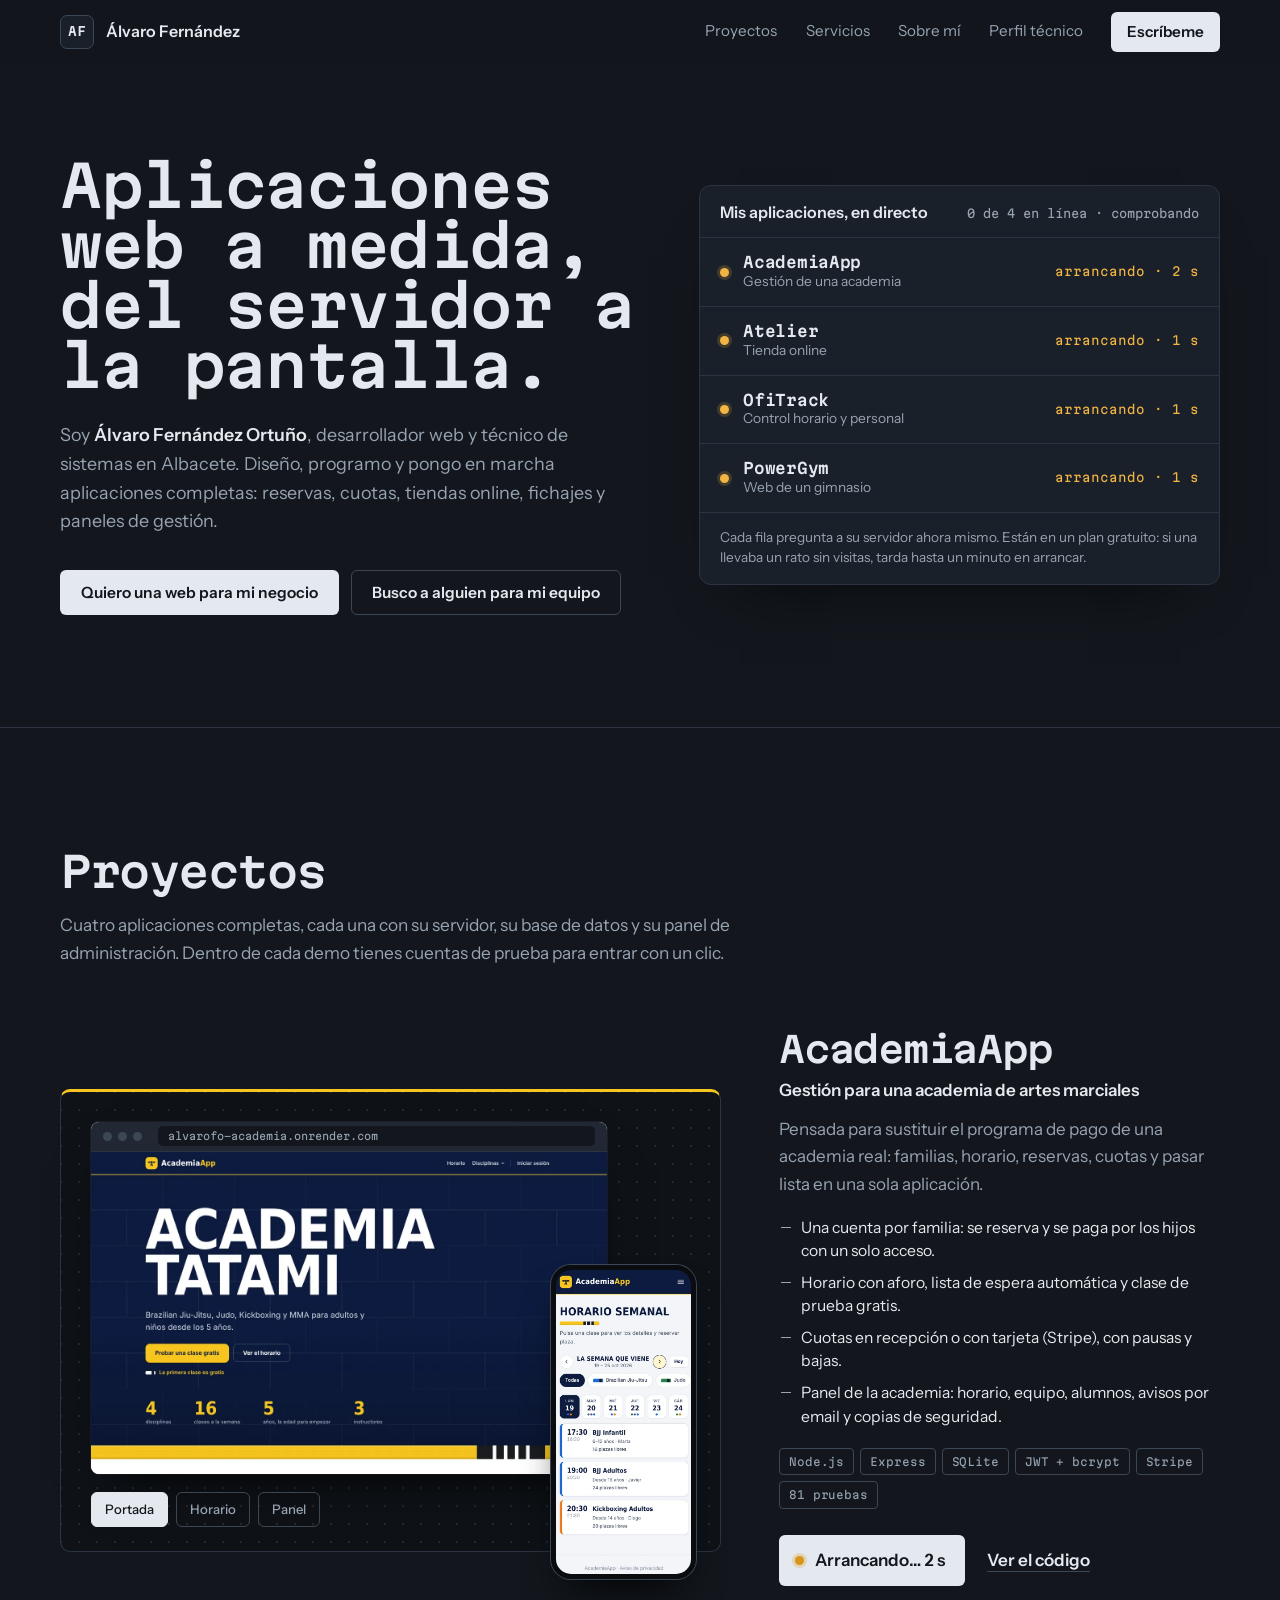
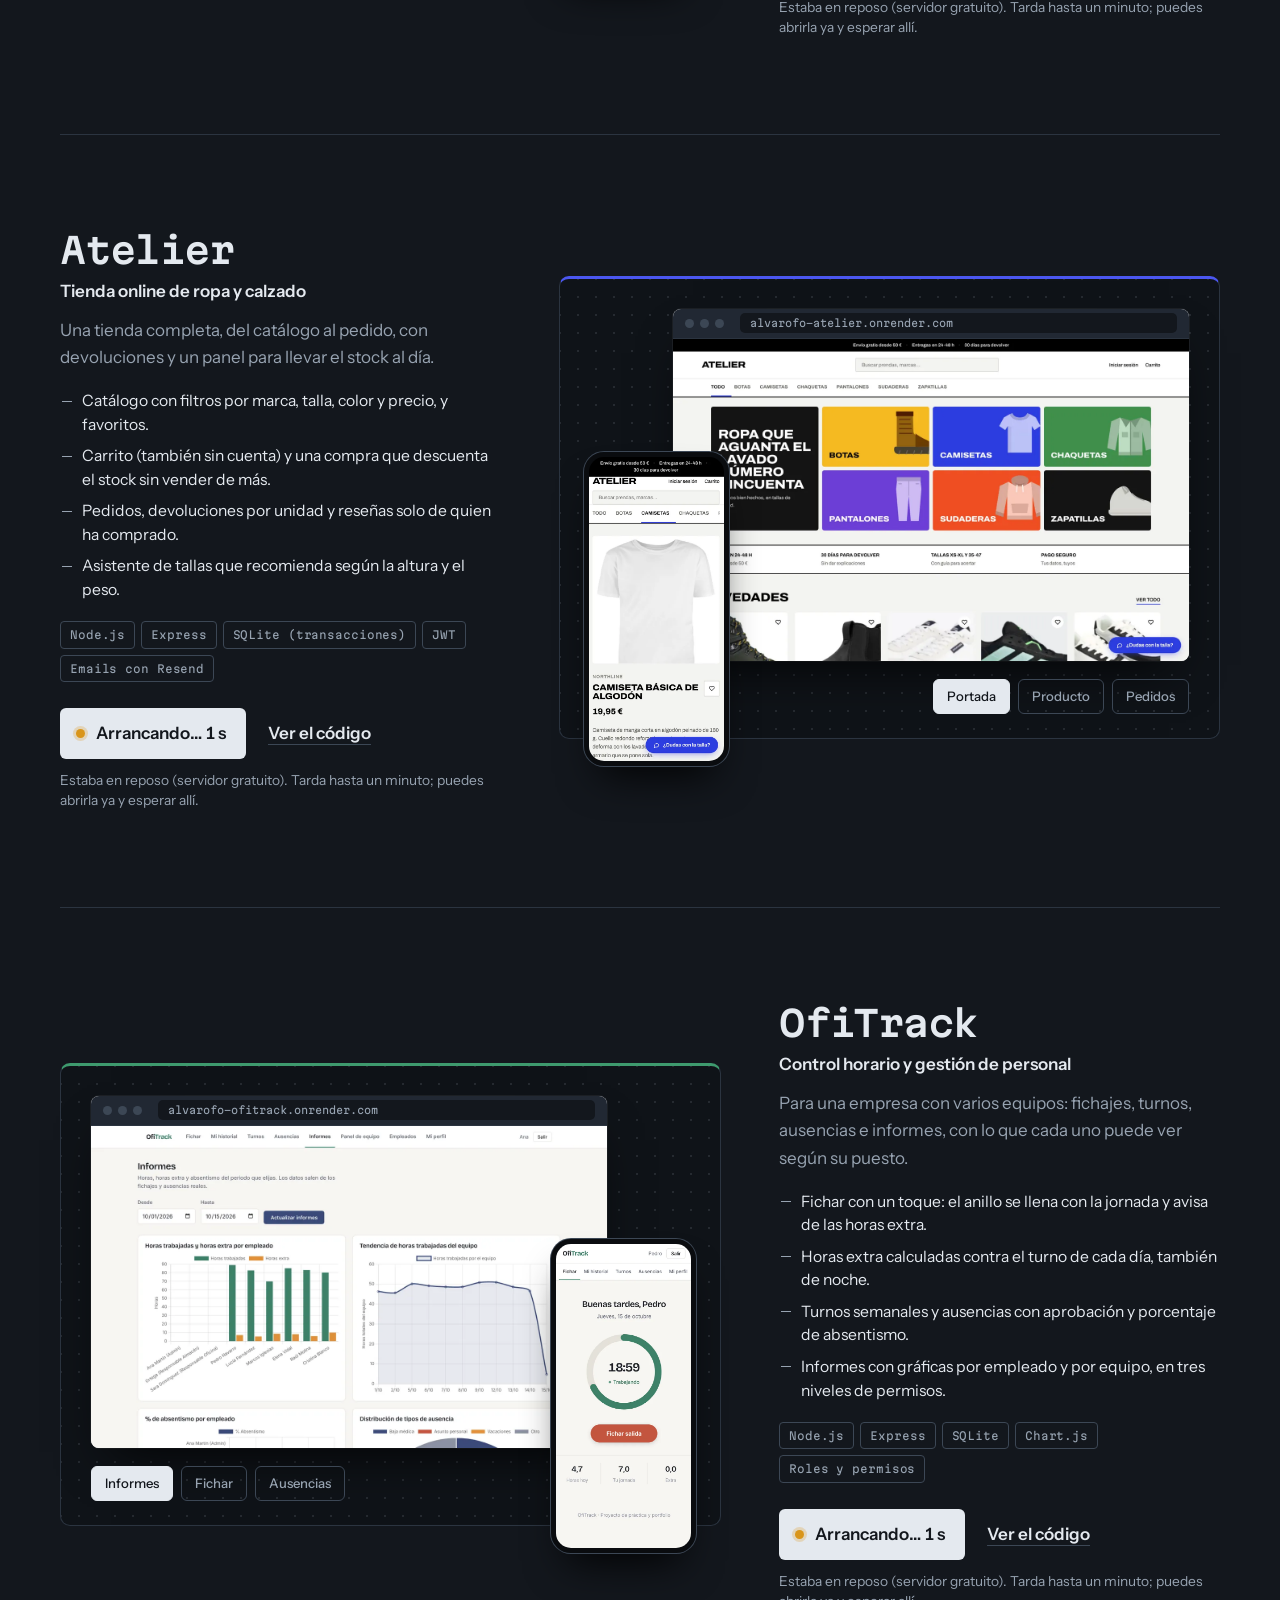
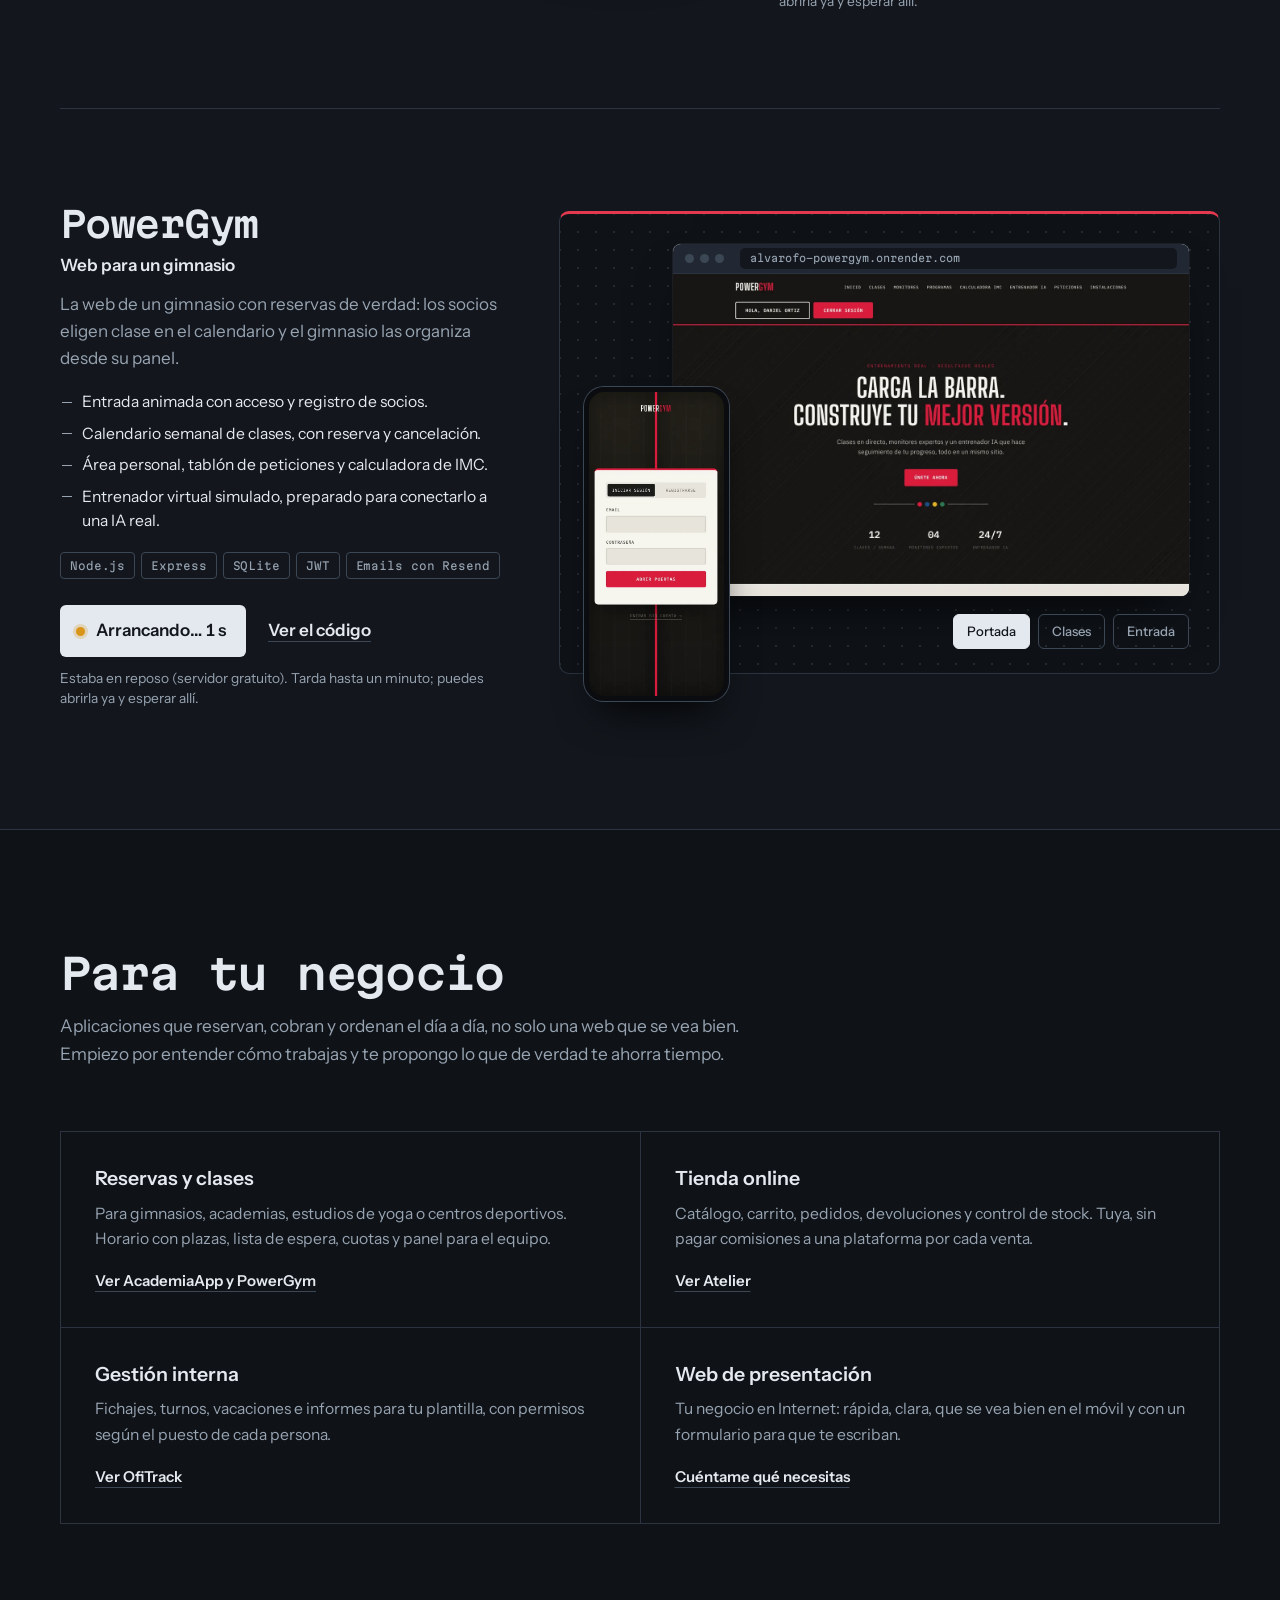
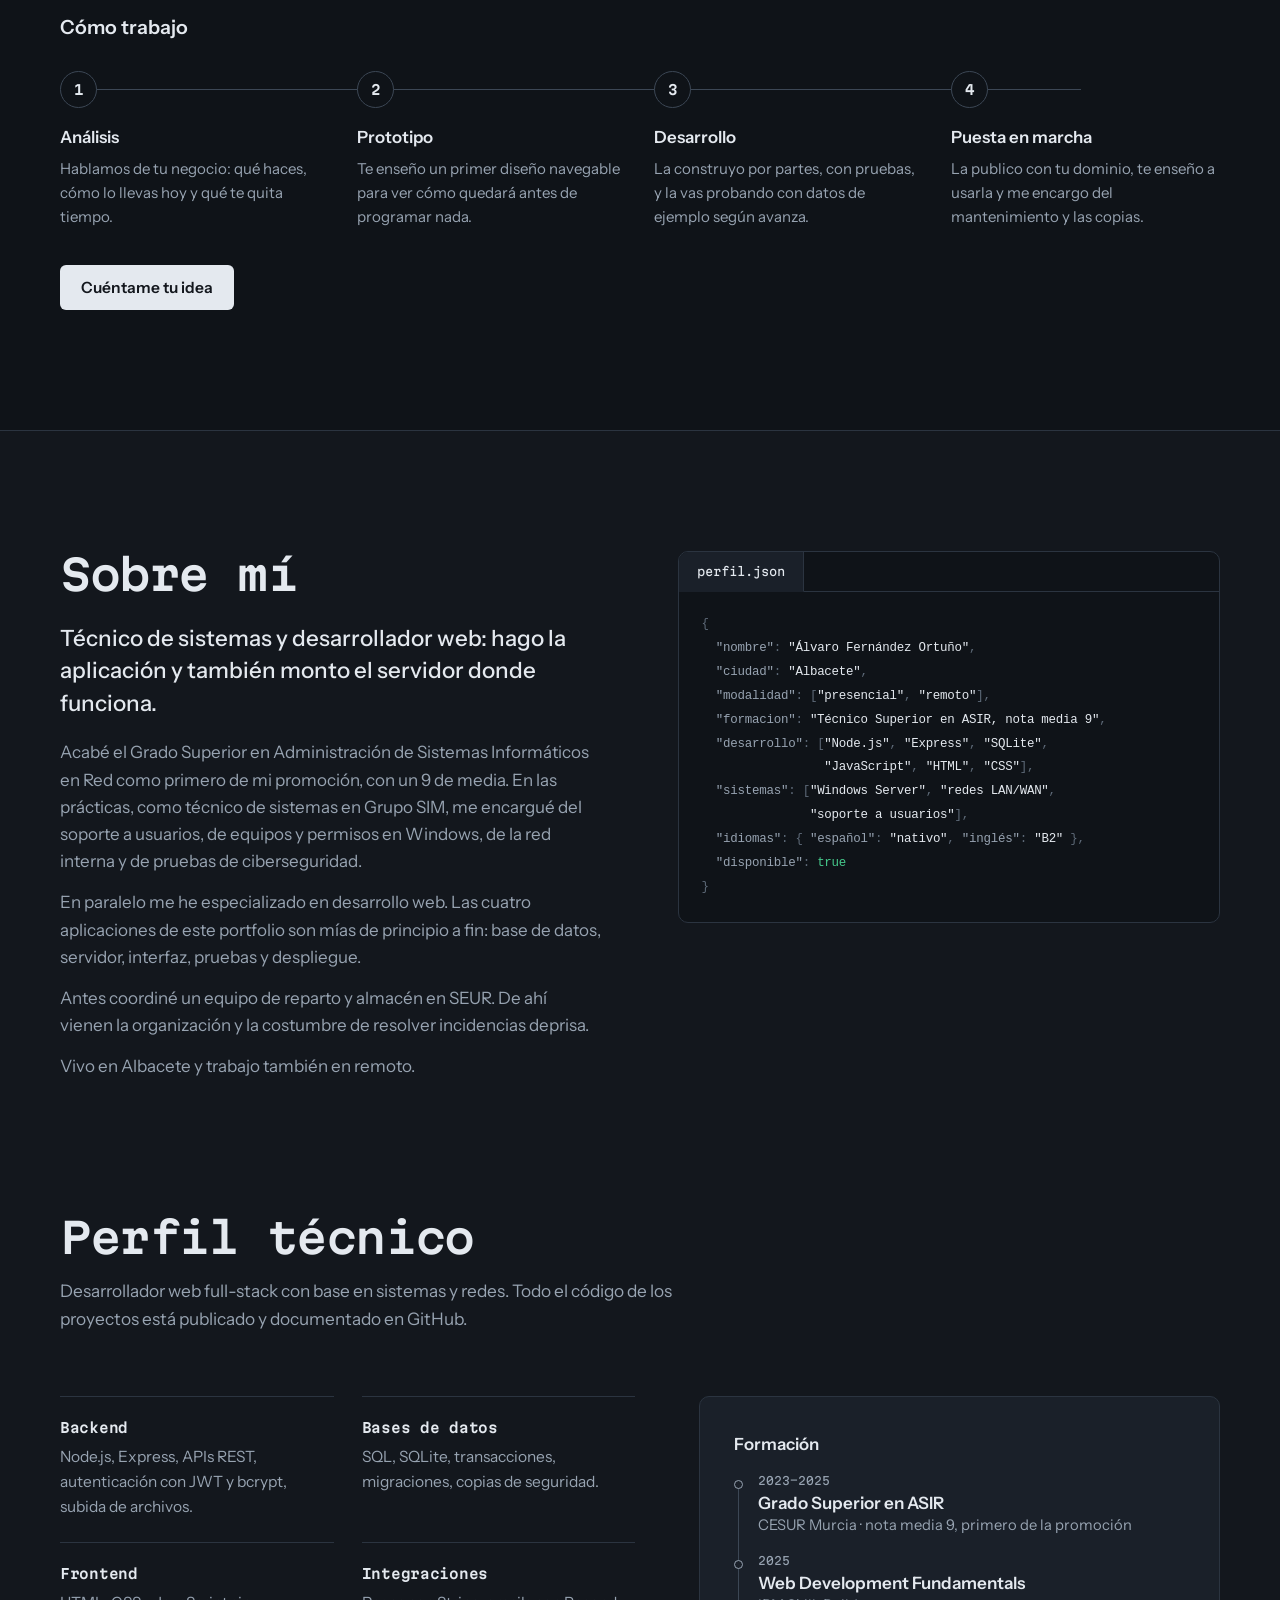
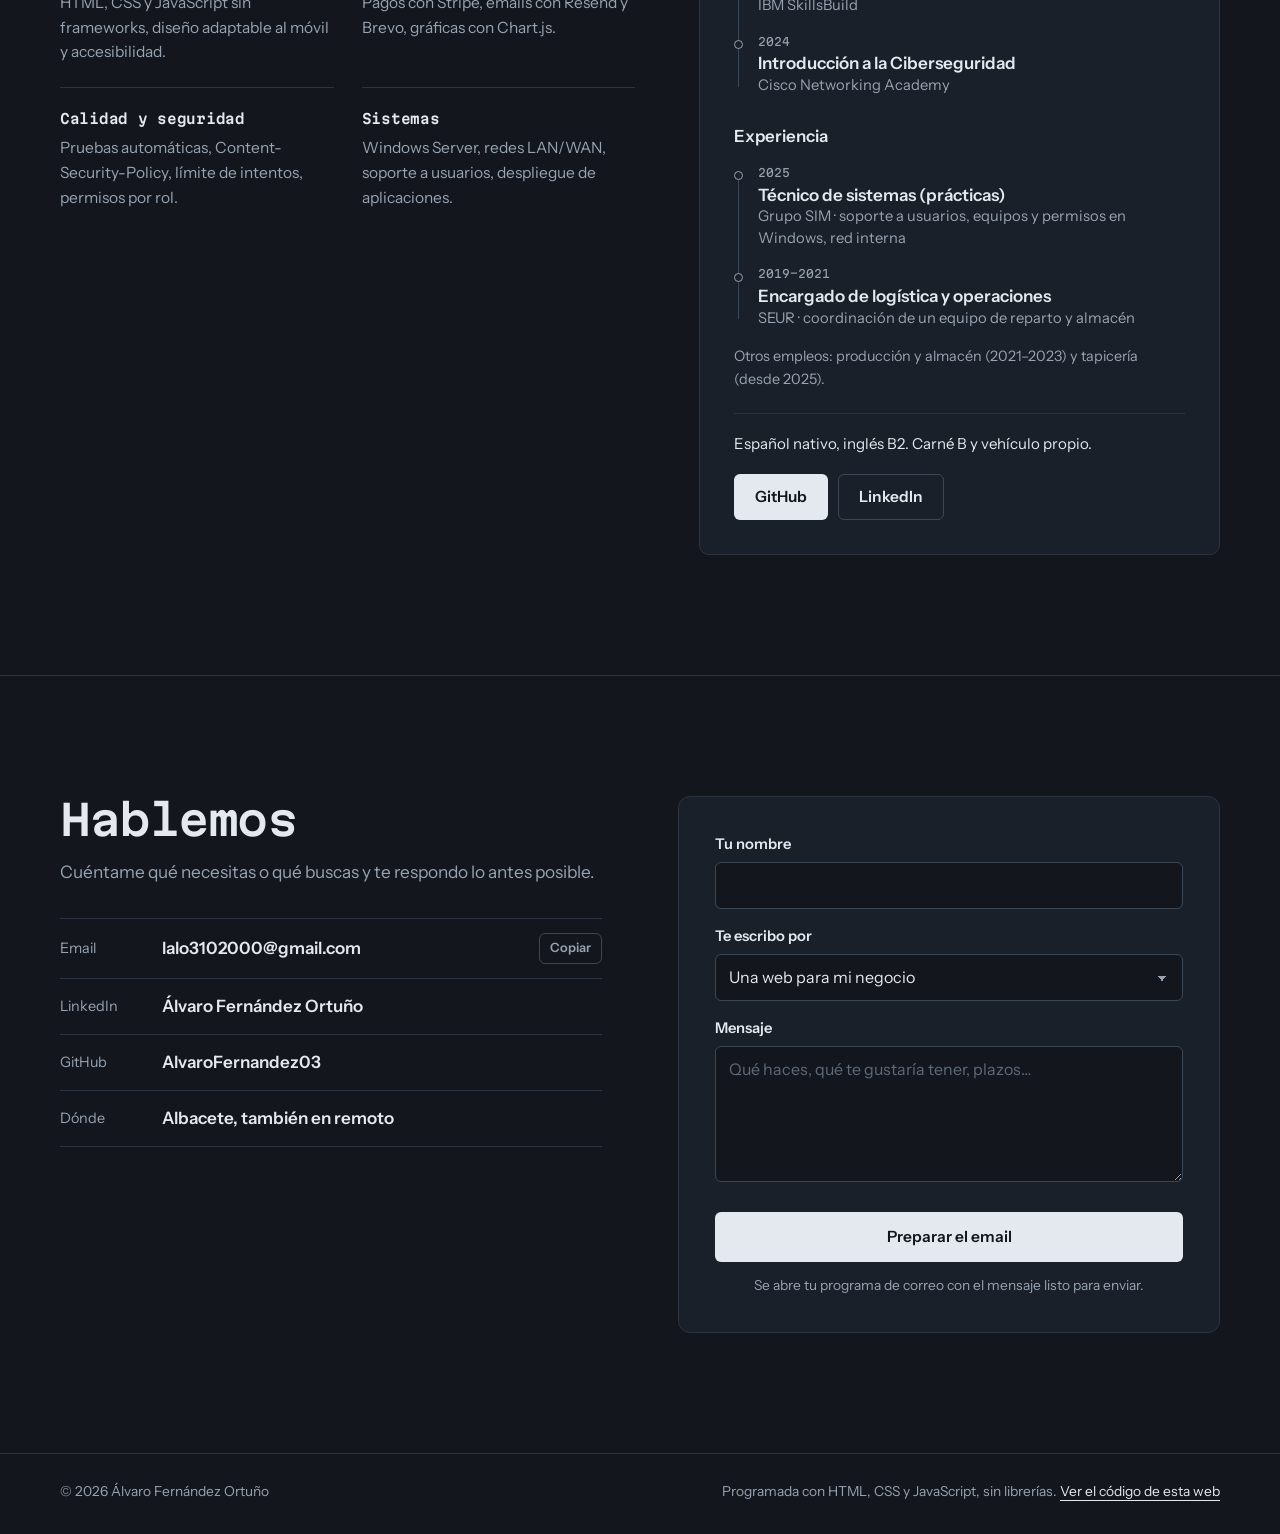
<file: index.html>
<!DOCTYPE html>
<html lang="es">
<head>
<meta charset="UTF-8">
<meta name="viewport" content="width=device-width, initial-scale=1.0">
<title>Álvaro Fernández Ortuño · Desarrollo web y sistemas</title>
<meta name="description" content="Desarrollador web full-stack y técnico de sistemas en Albacete. Aplicaciones a medida con reservas, cuotas, tienda online y gestión de personal. Prueba mis proyectos en vivo.">
<meta name="author" content="Álvaro Fernández Ortuño">
<meta name="theme-color" content="#13171D">
<meta name="color-scheme" content="dark">
<link rel="canonical" href="https://alvarofernandez03.github.io/">
<meta property="og:type" content="website">
<meta property="og:locale" content="es_ES">
<meta property="og:title" content="Álvaro Fernández Ortuño · Desarrollo web y sistemas">
<meta property="og:description" content="Aplicaciones web a medida, del servidor a la pantalla. Cuatro proyectos completos que puedes probar en vivo.">
<meta property="og:url" content="https://alvarofernandez03.github.io/">
<meta property="og:image" content="https://alvarofernandez03.github.io/img/og.jpg">
<meta property="og:image:width" content="1200">
<meta property="og:image:height" content="630">
<meta name="twitter:card" content="summary_large_image">
<link rel="icon" href="img/favicon.svg" type="image/svg+xml">
<link rel="apple-touch-icon" href="img/apple-touch-icon.png">
<link rel="preload" href="fuentes/martian-mono.woff2" as="font" type="font/woff2" crossorigin>
<link rel="preload" href="fuentes/instrument-sans.woff2" as="font" type="font/woff2" crossorigin>
<link rel="stylesheet" href="css/estilos.css">
</head>
<body>
<a class="saltar" href="#proyectos">Saltar a los proyectos</a>

<header class="cabecera" id="cabecera">
  <div class="contenedor cabecera-fila">
    <a class="marca" href="#inicio" aria-label="Álvaro Fernández Ortuño, inicio">
      <span class="marca-logo" aria-hidden="true">AF</span>
      <span class="marca-nombre">Álvaro Fernández</span>
    </a>
    <button class="menu-boton" id="menu-boton" aria-expanded="false" aria-controls="menu">Menú</button>
    <nav class="menu" id="menu" aria-label="Principal">
      <a href="#proyectos">Proyectos</a>
      <a href="#servicios">Servicios</a>
      <a href="#sobre-mi">Sobre mí</a>
      <a href="#perfil">Perfil técnico</a>
      <a class="menu-contacto" href="#contacto">Escríbeme</a>
    </nav>
  </div>
</header>

<main id="inicio">

  <!-- =========================================================== PORTADA -->
  <section class="heroe">
    <div class="contenedor heroe-rejilla">
      <div class="heroe-texto">
        <h1>Aplicaciones web a medida, del servidor a la pantalla.</h1>
        <p class="heroe-entrada">
          Soy <strong>Álvaro Fernández Ortuño</strong>, desarrollador web y técnico de sistemas en
          Albacete. Diseño, programo y pongo en marcha aplicaciones completas: reservas, cuotas,
          tiendas online, fichajes y paneles de gestión.
        </p>
        <div class="heroe-botones">
          <a class="boton boton-claro" href="#servicios">Quiero una web para mi negocio</a>
          <a class="boton boton-linea" href="#perfil">Busco a alguien para mi equipo</a>
        </div>
      </div>

      <!-- Panel de estado: consulta de verdad el servidor de cada demo al abrir la página -->
      <section class="estado" aria-labelledby="t-estado">
        <div class="estado-cab">
          <h2 id="t-estado">Mis aplicaciones, en directo</h2>
          <p class="estado-resumen" id="estado-resumen" aria-live="polite">Sin comprobar</p>
        </div>
        <ul class="estado-lista">
          <li class="estado-fila" data-demo="https://alvarofo-academia.onrender.com">
            <span class="led" aria-hidden="true"></span>
            <a class="estado-nombre" href="#academiaapp">AcademiaApp <span>Gestión de una academia</span></a>
            <span class="estado-valor">sin comprobar</span>
          </li>
          <li class="estado-fila" data-demo="https://alvarofo-atelier.onrender.com">
            <span class="led" aria-hidden="true"></span>
            <a class="estado-nombre" href="#atelier">Atelier <span>Tienda online</span></a>
            <span class="estado-valor">sin comprobar</span>
          </li>
          <li class="estado-fila" data-demo="https://alvarofo-ofitrack.onrender.com">
            <span class="led" aria-hidden="true"></span>
            <a class="estado-nombre" href="#ofitrack">OfiTrack <span>Control horario y personal</span></a>
            <span class="estado-valor">sin comprobar</span>
          </li>
          <li class="estado-fila" data-demo="https://alvarofo-powergym.onrender.com">
            <span class="led" aria-hidden="true"></span>
            <a class="estado-nombre" href="#powergym">PowerGym <span>Web de un gimnasio</span></a>
            <span class="estado-valor">sin comprobar</span>
          </li>
        </ul>
        <p class="estado-pie">Cada fila pregunta a su servidor ahora mismo. Están en un plan gratuito:
          si una llevaba un rato sin visitas, tarda hasta un minuto en arrancar.</p>
      </section>
    </div>
  </section>

  <!-- =========================================================== PROYECTOS -->
  <section class="seccion" id="proyectos" aria-labelledby="t-proyectos">
    <div class="contenedor">
      <header class="seccion-cab">
        <h2 id="t-proyectos">Proyectos</h2>
        <p class="seccion-sub">Cuatro aplicaciones completas, cada una con su servidor, su base de datos y su
          panel de administración. Dentro de cada demo tienes cuentas de prueba para entrar con un clic.</p>
      </header>

      <!-- ---------- AcademiaApp ---------- -->
      <article class="proyecto" id="academiaapp" style="--acento:#F7C51E">
        <div class="proyecto-media">
          <div class="navegador">
            <div class="navegador-barra"><i></i><i></i><i></i><span>alvarofo-academia.onrender.com</span></div>
            <img class="navegador-img" src="img/proyectos/academiaapp-d1.webp" alt="Portada de AcademiaApp: el nombre de la academia, sus disciplinas y cifras" width="1280" height="800" loading="lazy">
          </div>
          <img class="movil" src="img/proyectos/academiaapp-m2.webp" alt="Horario semanal de AcademiaApp en el móvil" width="520" height="1125" loading="lazy">
          <div class="miniaturas" role="group" aria-label="Más capturas de AcademiaApp">
            <button type="button" aria-pressed="true" data-src="img/proyectos/academiaapp-d1.webp" data-alt="Portada de AcademiaApp: el nombre de la academia, sus disciplinas y cifras">Portada</button>
            <button type="button" aria-pressed="false" data-src="img/proyectos/academiaapp-d2.webp" data-alt="Horario semanal con reservas, aforo y colores de cinturón por disciplina">Horario</button>
            <button type="button" aria-pressed="false" data-src="img/proyectos/academiaapp-d3.webp" data-alt="Panel de administración con el resumen del día">Panel</button>
          </div>
        </div>
        <div class="proyecto-texto">
          <h3>AcademiaApp</h3>
          <p class="proyecto-tipo">Gestión para una academia de artes marciales</p>
          <p class="proyecto-reto">Pensada para sustituir el programa de pago de una academia real: familias,
            horario, reservas, cuotas y pasar lista en una sola aplicación.</p>
          <ul class="lista">
            <li>Una cuenta por familia: se reserva y se paga por los hijos con un solo acceso.</li>
            <li>Horario con aforo, lista de espera automática y clase de prueba gratis.</li>
            <li>Cuotas en recepción o con tarjeta (Stripe), con pausas y bajas.</li>
            <li>Panel de la academia: horario, equipo, alumnos, avisos por email y copias de seguridad.</li>
          </ul>
          <ul class="tecnologias" aria-label="Tecnologías">
            <li>Node.js</li><li>Express</li><li>SQLite</li><li>JWT + bcrypt</li><li>Stripe</li><li>81 pruebas</li>
          </ul>
          <div class="proyecto-acciones">
            <a class="boton-demo" href="https://alvarofo-academia.onrender.com" target="_blank" rel="noopener" data-demo>
              <span class="led" aria-hidden="true"></span><span class="boton-demo-texto">Probar la demo</span>
            </a>
            <a class="enlace-codigo" href="https://github.com/AlvaroFernandez03/academiaapp" target="_blank" rel="noopener">Ver el código</a>
          </div>
          <p class="nota-demo" aria-live="polite"></p>
        </div>
      </article>

      <!-- ---------- Atelier ---------- -->
      <article class="proyecto invertido" id="atelier" style="--acento:#4B57F0">
        <div class="proyecto-media">
          <div class="navegador">
            <div class="navegador-barra"><i></i><i></i><i></i><span>alvarofo-atelier.onrender.com</span></div>
            <img class="navegador-img" src="img/proyectos/atelier-d1.webp" alt="Portada de la tienda Atelier con el mosaico de categorías" width="1280" height="800" loading="lazy">
          </div>
          <img class="movil" src="img/proyectos/atelier-m2.webp" alt="Ficha de producto de Atelier en el móvil" width="520" height="1125" loading="lazy">
          <div class="miniaturas" role="group" aria-label="Más capturas de Atelier">
            <button type="button" aria-pressed="true" data-src="img/proyectos/atelier-d1.webp" data-alt="Portada de la tienda Atelier con el mosaico de categorías">Portada</button>
            <button type="button" aria-pressed="false" data-src="img/proyectos/atelier-d2.webp" data-alt="Ficha de producto con colores, tallas y carrito">Producto</button>
            <button type="button" aria-pressed="false" data-src="img/proyectos/atelier-d3.webp" data-alt="Área de cliente con sus pedidos">Pedidos</button>
          </div>
        </div>
        <div class="proyecto-texto">
          <h3>Atelier</h3>
          <p class="proyecto-tipo">Tienda online de ropa y calzado</p>
          <p class="proyecto-reto">Una tienda completa, del catálogo al pedido, con devoluciones
            y un panel para llevar el stock al día.</p>
          <ul class="lista">
            <li>Catálogo con filtros por marca, talla, color y precio, y favoritos.</li>
            <li>Carrito (también sin cuenta) y una compra que descuenta el stock sin vender de más.</li>
            <li>Pedidos, devoluciones por unidad y reseñas solo de quien ha comprado.</li>
            <li>Asistente de tallas que recomienda según la altura y el peso.</li>
          </ul>
          <ul class="tecnologias" aria-label="Tecnologías">
            <li>Node.js</li><li>Express</li><li>SQLite (transacciones)</li><li>JWT</li><li>Emails con Resend</li>
          </ul>
          <div class="proyecto-acciones">
            <a class="boton-demo" href="https://alvarofo-atelier.onrender.com" target="_blank" rel="noopener" data-demo>
              <span class="led" aria-hidden="true"></span><span class="boton-demo-texto">Probar la demo</span>
            </a>
            <a class="enlace-codigo" href="https://github.com/AlvaroFernandez03/atelier" target="_blank" rel="noopener">Ver el código</a>
          </div>
          <p class="nota-demo" aria-live="polite"></p>
        </div>
      </article>

      <!-- ---------- OfiTrack ---------- -->
      <article class="proyecto" id="ofitrack" style="--acento:#3E9A6E">
        <div class="proyecto-media">
          <div class="navegador">
            <div class="navegador-barra"><i></i><i></i><i></i><span>alvarofo-ofitrack.onrender.com</span></div>
            <img class="navegador-img" src="img/proyectos/ofitrack-d1.webp" alt="Panel de informes de OfiTrack con gráficas de horas y absentismo" width="1280" height="800" loading="lazy">
          </div>
          <img class="movil" src="img/proyectos/ofitrack-m1.webp" alt="Pantalla de fichar de OfiTrack en el móvil, con el anillo de la jornada" width="520" height="1125" loading="lazy">
          <div class="miniaturas" role="group" aria-label="Más capturas de OfiTrack">
            <button type="button" aria-pressed="true" data-src="img/proyectos/ofitrack-d1.webp" data-alt="Panel de informes de OfiTrack con gráficas de horas y absentismo">Informes</button>
            <button type="button" aria-pressed="false" data-src="img/proyectos/ofitrack-d2.webp" data-alt="Pantalla de fichar con el anillo que se llena con la jornada">Fichar</button>
            <button type="button" aria-pressed="false" data-src="img/proyectos/ofitrack-d3.webp" data-alt="Ausencias: solicitud y aprobación por el responsable">Ausencias</button>
          </div>
        </div>
        <div class="proyecto-texto">
          <h3>OfiTrack</h3>
          <p class="proyecto-tipo">Control horario y gestión de personal</p>
          <p class="proyecto-reto">Para una empresa con varios equipos: fichajes, turnos, ausencias e
            informes, con lo que cada uno puede ver según su puesto.</p>
          <ul class="lista">
            <li>Fichar con un toque: el anillo se llena con la jornada y avisa de las horas extra.</li>
            <li>Horas extra calculadas contra el turno de cada día, también de noche.</li>
            <li>Turnos semanales y ausencias con aprobación y porcentaje de absentismo.</li>
            <li>Informes con gráficas por empleado y por equipo, en tres niveles de permisos.</li>
          </ul>
          <ul class="tecnologias" aria-label="Tecnologías">
            <li>Node.js</li><li>Express</li><li>SQLite</li><li>Chart.js</li><li>Roles y permisos</li>
          </ul>
          <div class="proyecto-acciones">
            <a class="boton-demo" href="https://alvarofo-ofitrack.onrender.com" target="_blank" rel="noopener" data-demo>
              <span class="led" aria-hidden="true"></span><span class="boton-demo-texto">Probar la demo</span>
            </a>
            <a class="enlace-codigo" href="https://github.com/AlvaroFernandez03/ofitrack" target="_blank" rel="noopener">Ver el código</a>
          </div>
          <p class="nota-demo" aria-live="polite"></p>
        </div>
      </article>

      <!-- ---------- PowerGym ---------- -->
      <article class="proyecto invertido" id="powergym" style="--acento:#E2394F">
        <div class="proyecto-media">
          <div class="navegador">
            <div class="navegador-barra"><i></i><i></i><i></i><span>alvarofo-powergym.onrender.com</span></div>
            <img class="navegador-img" src="img/proyectos/powergym-d1.webp" alt="Portada de PowerGym: «Carga la barra. Construye tu mejor versión»" width="1280" height="800" loading="lazy">
          </div>
          <img class="movil" src="img/proyectos/powergym-m1.webp" alt="Puerta de entrada de PowerGym en el móvil" width="520" height="1125" loading="lazy">
          <div class="miniaturas" role="group" aria-label="Más capturas de PowerGym">
            <button type="button" aria-pressed="true" data-src="img/proyectos/powergym-d1.webp" data-alt="Portada de PowerGym: «Carga la barra. Construye tu mejor versión»">Portada</button>
            <button type="button" aria-pressed="false" data-src="img/proyectos/powergym-d2.webp" data-alt="Calendario semanal de clases con colores por intensidad">Clases</button>
            <button type="button" aria-pressed="false" data-src="img/proyectos/powergym-d3.webp" data-alt="Puerta de entrada animada con el acceso de socios">Entrada</button>
          </div>
        </div>
        <div class="proyecto-texto">
          <h3>PowerGym</h3>
          <p class="proyecto-tipo">Web para un gimnasio</p>
          <p class="proyecto-reto">La web de un gimnasio con reservas de verdad: los socios eligen clase en
            el calendario y el gimnasio las organiza desde su panel.</p>
          <ul class="lista">
            <li>Entrada animada con acceso y registro de socios.</li>
            <li>Calendario semanal de clases, con reserva y cancelación.</li>
            <li>Área personal, tablón de peticiones y calculadora de IMC.</li>
            <li>Entrenador virtual simulado, preparado para conectarlo a una IA real.</li>
          </ul>
          <ul class="tecnologias" aria-label="Tecnologías">
            <li>Node.js</li><li>Express</li><li>SQLite</li><li>JWT</li><li>Emails con Resend</li>
          </ul>
          <div class="proyecto-acciones">
            <a class="boton-demo" href="https://alvarofo-powergym.onrender.com" target="_blank" rel="noopener" data-demo>
              <span class="led" aria-hidden="true"></span><span class="boton-demo-texto">Probar la demo</span>
            </a>
            <a class="enlace-codigo" href="https://github.com/AlvaroFernandez03/powergym" target="_blank" rel="noopener">Ver el código</a>
          </div>
          <p class="nota-demo" aria-live="polite"></p>
        </div>
      </article>
    </div>
  </section>

  <!-- =========================================================== SERVICIOS -->
  <section class="seccion seccion-servicios" id="servicios" aria-labelledby="t-servicios">
    <div class="contenedor">
      <header class="seccion-cab">
        <h2 id="t-servicios">Para tu negocio</h2>
        <p class="seccion-sub">Aplicaciones que reservan, cobran y ordenan el día a día, no solo una web
          que se vea bien. Empiezo por entender cómo trabajas y te propongo lo que de verdad te ahorra tiempo.</p>
      </header>

      <div class="servicios">
        <article class="servicio">
          <h3>Reservas y clases</h3>
          <p>Para gimnasios, academias, estudios de yoga o centros deportivos. Horario con plazas,
            lista de espera, cuotas y panel para el equipo.</p>
          <a class="servicio-ejemplo" href="#academiaapp">Ver AcademiaApp y PowerGym</a>
        </article>
        <article class="servicio">
          <h3>Tienda online</h3>
          <p>Catálogo, carrito, pedidos, devoluciones y control de stock. Tuya, sin pagar
            comisiones a una plataforma por cada venta.</p>
          <a class="servicio-ejemplo" href="#atelier">Ver Atelier</a>
        </article>
        <article class="servicio">
          <h3>Gestión interna</h3>
          <p>Fichajes, turnos, vacaciones e informes para tu plantilla, con permisos según el
            puesto de cada persona.</p>
          <a class="servicio-ejemplo" href="#ofitrack">Ver OfiTrack</a>
        </article>
        <article class="servicio">
          <h3>Web de presentación</h3>
          <p>Tu negocio en Internet: rápida, clara, que se vea bien en el móvil y con un formulario
            para que te escriban.</p>
          <a class="servicio-ejemplo" href="#contacto">Cuéntame qué necesitas</a>
        </article>
      </div>

      <div class="proceso">
        <h3 class="proceso-titulo">Cómo trabajo</h3>
        <ol class="pasos">
          <li><span class="paso-num">1</span><h4>Análisis</h4>
            <p>Hablamos de tu negocio: qué haces, cómo lo llevas hoy y qué te quita tiempo.</p></li>
          <li><span class="paso-num">2</span><h4>Prototipo</h4>
            <p>Te enseño un primer diseño navegable para ver cómo quedará antes de programar nada.</p></li>
          <li><span class="paso-num">3</span><h4>Desarrollo</h4>
            <p>La construyo por partes, con pruebas, y la vas probando con datos de ejemplo según avanza.</p></li>
          <li><span class="paso-num">4</span><h4>Puesta en marcha</h4>
            <p>La publico con tu dominio, te enseño a usarla y me encargo del mantenimiento y las copias.</p></li>
        </ol>
        <a class="boton boton-claro" href="#contacto">Cuéntame tu idea</a>
      </div>
    </div>
  </section>

  <!-- =========================================================== SOBRE MÍ -->
  <section class="seccion" id="sobre-mi" aria-labelledby="t-sobre-mi">
    <div class="contenedor sobre-rejilla">
      <div class="sobre-texto">
        <h2 id="t-sobre-mi">Sobre mí</h2>
        <p class="sobre-grande">Técnico de sistemas y desarrollador web: hago la aplicación y también
          monto el servidor donde funciona.</p>
        <p>Acabé el Grado Superior en Administración de Sistemas Informáticos en Red como primero de mi
          promoción, con un 9 de media. En las prácticas, como técnico de sistemas en Grupo SIM, me
          encargué del soporte a usuarios, de equipos y permisos en Windows, de la red interna y de
          pruebas de ciberseguridad.</p>
        <p>En paralelo me he especializado en desarrollo web. Las cuatro aplicaciones de este portfolio
          son mías de principio a fin: base de datos, servidor, interfaz, pruebas y despliegue.</p>
        <p>Antes coordiné un equipo de reparto y almacén en SEUR. De ahí vienen la organización y la
          costumbre de resolver incidencias deprisa.</p>
        <p>Vivo en Albacete y trabajo también en remoto.</p>
      </div>

      <figure class="codigo" aria-label="Resumen de mi perfil en formato JSON">
        <figcaption class="codigo-pestana">perfil.json</figcaption>
<pre><code><span class="p">{</span>
  <span class="k">"nombre"</span><span class="p">:</span> <span class="s">"Álvaro Fernández Ortuño"</span><span class="p">,</span>
  <span class="k">"ciudad"</span><span class="p">:</span> <span class="s">"Albacete"</span><span class="p">,</span>
  <span class="k">"modalidad"</span><span class="p">:</span> <span class="p">[</span><span class="s">"presencial"</span><span class="p">,</span> <span class="s">"remoto"</span><span class="p">],</span>
  <span class="k">"formacion"</span><span class="p">:</span> <span class="s">"Técnico Superior en ASIR, nota media 9"</span><span class="p">,</span>
  <span class="k">"desarrollo"</span><span class="p">:</span> <span class="p">[</span><span class="s">"Node.js"</span><span class="p">,</span> <span class="s">"Express"</span><span class="p">,</span> <span class="s">"SQLite"</span><span class="p">,</span>
                 <span class="s">"JavaScript"</span><span class="p">,</span> <span class="s">"HTML"</span><span class="p">,</span> <span class="s">"CSS"</span><span class="p">],</span>
  <span class="k">"sistemas"</span><span class="p">:</span> <span class="p">[</span><span class="s">"Windows Server"</span><span class="p">,</span> <span class="s">"redes LAN/WAN"</span><span class="p">,</span>
               <span class="s">"soporte a usuarios"</span><span class="p">],</span>
  <span class="k">"idiomas"</span><span class="p">:</span> <span class="p">{</span> <span class="k">"español"</span><span class="p">:</span> <span class="s">"nativo"</span><span class="p">,</span> <span class="k">"inglés"</span><span class="p">:</span> <span class="s">"B2"</span> <span class="p">},</span>
  <span class="k">"disponible"</span><span class="p">:</span> <span class="b">true</span>
<span class="p">}</span></code></pre>
      </figure>
    </div>
  </section>

  <!-- =========================================================== PERFIL -->
  <section class="seccion seccion-perfil" id="perfil" aria-labelledby="t-perfil">
    <div class="contenedor">
      <header class="seccion-cab">
        <h2 id="t-perfil">Perfil técnico</h2>
        <p class="seccion-sub">Desarrollador web full-stack con base en sistemas y redes. Todo el código
          de los proyectos está publicado y documentado en GitHub.</p>
      </header>

      <div class="perfil-rejilla">
        <dl class="habilidades">
          <div class="habilidad"><dt>Backend</dt><dd>Node.js, Express, APIs REST, autenticación con JWT y bcrypt, subida de archivos.</dd></div>
          <div class="habilidad"><dt>Bases de datos</dt><dd>SQL, SQLite, transacciones, migraciones, copias de seguridad.</dd></div>
          <div class="habilidad"><dt>Frontend</dt><dd>HTML, CSS y JavaScript sin frameworks, diseño adaptable al móvil y accesibilidad.</dd></div>
          <div class="habilidad"><dt>Integraciones</dt><dd>Pagos con Stripe, emails con Resend y Brevo, gráficas con Chart.js.</dd></div>
          <div class="habilidad"><dt>Calidad y seguridad</dt><dd>Pruebas automáticas, Content-Security-Policy, límite de intentos, permisos por rol.</dd></div>
          <div class="habilidad"><dt>Sistemas</dt><dd>Windows Server, redes LAN/WAN, soporte a usuarios, despliegue de aplicaciones.</dd></div>
        </dl>

        <div class="trayectoria">
          <h3 class="trayectoria-titulo">Formación</h3>
          <ol class="linea-tiempo">
            <li><span class="fecha">2023–2025</span><strong>Grado Superior en ASIR</strong><span>CESUR Murcia · nota media 9, primero de la promoción</span></li>
            <li><span class="fecha">2025</span><strong>Web Development Fundamentals</strong><span>IBM SkillsBuild</span></li>
            <li><span class="fecha">2024</span><strong>Introducción a la Ciberseguridad</strong><span>Cisco Networking Academy</span></li>
          </ol>
          <h3 class="trayectoria-titulo">Experiencia</h3>
          <ol class="linea-tiempo">
            <li><span class="fecha">2025</span><strong>Técnico de sistemas (prácticas)</strong><span>Grupo SIM · soporte a usuarios, equipos y permisos en Windows, red interna</span></li>
            <li><span class="fecha">2019–2021</span><strong>Encargado de logística y operaciones</strong><span>SEUR · coordinación de un equipo de reparto y almacén</span></li>
          </ol>
          <p class="otros-empleos">Otros empleos: producción y almacén (2021–2023) y tapicería (desde 2025).</p>
          <p class="idiomas">Español nativo, inglés B2. Carné B y vehículo propio.</p>
          <div class="perfil-enlaces">
            <a class="boton boton-claro" href="https://github.com/AlvaroFernandez03" target="_blank" rel="noopener">GitHub</a>
            <a class="boton boton-linea" href="https://www.linkedin.com/in/%C3%A1lvaro-fern%C3%A1ndez-ortu%C3%B1o-651114183/" target="_blank" rel="noopener">LinkedIn</a>
          </div>
        </div>
      </div>
    </div>
  </section>

  <!-- =========================================================== CONTACTO -->
  <section class="seccion seccion-contacto" id="contacto" aria-labelledby="t-contacto">
    <div class="contenedor contacto-rejilla">
      <div class="contacto-cab">
        <h2 id="t-contacto">Hablemos</h2>
        <p class="seccion-sub">Cuéntame qué necesitas o qué buscas y te respondo lo antes posible.</p>
        <dl class="contacto-datos">
          <div><dt>Email</dt><dd><a href="mailto:lalo3102000@gmail.com">lalo3102000@gmail.com</a>
            <button type="button" class="copiar" data-copiar="lalo3102000@gmail.com">Copiar</button></dd></div>
          <div><dt>LinkedIn</dt><dd><a href="https://www.linkedin.com/in/%C3%A1lvaro-fern%C3%A1ndez-ortu%C3%B1o-651114183/" target="_blank" rel="noopener">Álvaro Fernández Ortuño</a></dd></div>
          <div><dt>GitHub</dt><dd><a href="https://github.com/AlvaroFernandez03" target="_blank" rel="noopener">AlvaroFernandez03</a></dd></div>
          <div><dt>Dónde</dt><dd>Albacete, también en remoto</dd></div>
        </dl>
      </div>

      <form class="formulario" id="formulario" novalidate>
        <div class="campo">
          <label for="f-nombre">Tu nombre</label>
          <input id="f-nombre" name="nombre" autocomplete="name" required>
        </div>
        <div class="campo">
          <label for="f-motivo">Te escribo por</label>
          <select id="f-motivo" name="motivo">
            <option>Una web para mi negocio</option>
            <option>Una oferta de empleo</option>
            <option>Otra cosa</option>
          </select>
        </div>
        <div class="campo">
          <label for="f-mensaje">Mensaje</label>
          <textarea id="f-mensaje" name="mensaje" rows="5" required placeholder="Qué haces, qué te gustaría tener, plazos…"></textarea>
        </div>
        <button class="boton boton-claro" type="submit">Preparar el email</button>
        <p class="formulario-nota" id="f-nota" aria-live="polite">Se abre tu programa de correo con el mensaje listo para enviar.</p>
      </form>
    </div>
  </section>
</main>

<footer class="pie">
  <div class="contenedor pie-fila">
    <p>© 2026 Álvaro Fernández Ortuño</p>
    <p>Programada con HTML, CSS y JavaScript, sin librerías. <a href="https://github.com/AlvaroFernandez03/AlvaroFernandez03.github.io" target="_blank" rel="noopener">Ver el código de esta web</a></p>
  </div>
</footer>

<script src="js/main.js" defer></script>
</body>
</html>
</file>
<file: css/estilos.css>
/* ==========================================================================
   Portfolio de Álvaro Fernández Ortuño · desarrollo web y sistemas
   Idea: una consola de sistemas. Fondo grafito y casi sin color: el color
   solo aparece para decir el estado de algo (las luces de las demos, que
   consultan su servidor de verdad) o la marca de cada aplicación.
   ========================================================================== */

@font-face {
  font-family: "Martian Mono";
  src: url("../fuentes/martian-mono.woff2") format("woff2");
  font-weight: 400 600;
  font-stretch: 75% 112.5%;
  font-style: normal;
  font-display: swap;
  unicode-range: U+0000-00FF, U+0131, U+0152-0153, U+02BB-02BC, U+02C6, U+02DA, U+02DC, U+0304, U+0308, U+0329, U+2000-206F, U+20AC, U+2122, U+2191, U+2193, U+2212, U+2215, U+FEFF, U+FFFD;
}
@font-face {
  font-family: "Instrument Sans";
  src: url("../fuentes/instrument-sans.woff2") format("woff2");
  font-weight: 400 700;
  font-stretch: 75% 100%;
  font-style: normal;
  font-display: swap;
  unicode-range: U+0000-00FF, U+0131, U+0152-0153, U+02BB-02BC, U+02C6, U+02DA, U+02DC, U+0304, U+0308, U+0329, U+2000-206F, U+20AC, U+2122, U+2191, U+2193, U+2212, U+2215, U+FEFF, U+FFFD;
}

:root {
  --fondo: #13171D;
  --fondo-hondo: #0F1318;
  --panel: #1A2029;
  --panel-alto: #212833;
  --linea: #2B3440;
  --linea-fuerte: #3C4755;
  --texto: #E4E9EF;
  --tenue: #97A3B1;
  --apagado: #5E6A78;

  /* Colores de estado: solo para las luces y los avisos */
  --ok: #46C98B;
  --aviso: #F2B544;
  --fallo: #EF6B5E;

  --f-codigo: "Martian Mono", ui-monospace, "SFMono-Regular", Consolas, monospace;
  --f-texto: "Instrument Sans", system-ui, -apple-system, "Segoe UI", Roboto, sans-serif;

  --margen: clamp(16px, 4vw, 40px);
  --ancho: 1160px;
  --cabecera: 64px;
  --curva: cubic-bezier(0.2, 0.7, 0.2, 1);

  color-scheme: dark;
}

/* ---------------------------------------------------------------- Base */
*, *::before, *::after { box-sizing: border-box; }
html { -webkit-text-size-adjust: 100%; text-size-adjust: 100%; }
@media (prefers-reduced-motion: no-preference) { html { scroll-behavior: smooth; } }
body {
  margin: 0;
  background: var(--fondo);
  color: var(--texto);
  font-family: var(--f-texto);
  font-size: 1.0625rem;
  line-height: 1.6;
  -webkit-font-smoothing: antialiased;
  overflow-x: clip;
}
img { max-width: 100%; height: auto; display: block; }
h1, h2, h3, h4, p, ul, ol, dl, dd, figure { margin: 0; }
ul, ol { padding: 0; list-style: none; }
a { color: inherit; }
button, input, select, textarea { font: inherit; color: inherit; }
button { cursor: pointer; }
strong { font-weight: 600; }
[id] { scroll-margin-top: calc(var(--cabecera) + 20px); }
::selection { background: var(--texto); color: var(--fondo); }
:focus-visible { outline: 2px solid var(--aviso); outline-offset: 3px; border-radius: 4px; }

.contenedor { width: min(var(--ancho), 100% - 2 * var(--margen)); margin-inline: auto; }

.saltar {
  position: absolute; left: 12px; top: -60px; z-index: 100;
  background: var(--texto); color: var(--fondo); padding: 10px 16px; border-radius: 6px;
  text-decoration: none; font-weight: 600;
}
.saltar:focus { top: 12px; }

/* Títulos: Martian Mono ancha, la voz técnica de la página */
h1, h2, .proyecto-texto h3 {
  font-family: var(--f-codigo);
  font-weight: 600;
  font-stretch: 112.5%;
  letter-spacing: -0.035em;
  text-wrap: balance;
}
h2 { font-size: clamp(1.75rem, 3.6vw, 2.6rem); line-height: 1.12; }

/* Botones */
.boton {
  display: inline-flex; align-items: center; justify-content: center; gap: 10px;
  padding: 12px 20px; border-radius: 6px; border: 1px solid transparent;
  font-weight: 600; font-size: 0.97rem; line-height: 1.25; text-decoration: none; text-align: center;
  transition: background-color 0.15s, border-color 0.15s, color 0.15s;
}
.boton-claro { background: var(--texto); color: var(--fondo); }
.boton-claro:hover { background: #FFFFFF; }
.boton-linea { border-color: var(--linea-fuerte); color: var(--texto); }
.boton-linea:hover { border-color: var(--texto); }

/* ----------------------------------------------------------- Luces (LED) */
.led {
  position: relative; display: inline-block; flex: none;
  width: 9px; height: 9px; border-radius: 50%;
  background: var(--apagado);
  transition: background-color 0.3s, box-shadow 0.3s;
}
[data-estado="comprobando"] .led { animation: parpadeo 1s ease-in-out infinite; }
[data-estado="despertando"] .led {
  background: var(--aviso); box-shadow: 0 0 0 3px rgba(242, 181, 68, 0.18);
  animation: parpadeo 1s ease-in-out infinite;
}
[data-estado="lista"] .led { background: var(--ok); box-shadow: 0 0 0 3px rgba(70, 201, 139, 0.16), 0 0 10px rgba(70, 201, 139, 0.75); }
[data-estado="error"] .led { background: var(--fallo); box-shadow: 0 0 0 3px rgba(239, 107, 94, 0.18); }
@keyframes parpadeo { 50% { opacity: 0.3; } }

/* ----------------------------------------------------------------- Cabecera */
.cabecera {
  position: sticky; top: 0; z-index: 50;
  background: rgba(19, 23, 29, 0.88);
  -webkit-backdrop-filter: blur(10px); backdrop-filter: blur(10px);
  border-bottom: 1px solid transparent;
  transition: border-color 0.2s;
}
.cabecera.con-borde { border-bottom-color: var(--linea); }
.cabecera-fila { display: flex; align-items: center; justify-content: space-between; gap: 20px; height: var(--cabecera); }

.marca { display: inline-flex; align-items: center; gap: 12px; text-decoration: none; }
.marca-logo {
  display: grid; place-items: center; width: 34px; height: 34px; border-radius: 7px;
  background: var(--panel); border: 1px solid var(--linea-fuerte);
  font-family: var(--f-codigo); font-weight: 600; font-size: 0.78rem; letter-spacing: -0.02em;
}
.marca-nombre { font-weight: 600; font-size: 1rem; }

.menu { display: flex; align-items: center; gap: clamp(16px, 2.2vw, 30px); }
.menu a {
  text-decoration: none; font-size: 0.95rem; color: var(--tenue); padding: 6px 0;
  border-bottom: 1px solid transparent; transition: color 0.15s, border-color 0.15s;
}
.menu a:hover, .menu a.activo { color: var(--texto); }
.menu a.activo { border-bottom-color: var(--texto); }
.menu a.menu-contacto, .menu a.menu-contacto.activo {
  color: var(--fondo); background: var(--texto); padding: 8px 16px; border-radius: 6px; font-weight: 600; border: 0;
}
.menu a.menu-contacto:hover { color: var(--fondo); background: #FFFFFF; }
.menu-boton {
  display: none; background: transparent; border: 1px solid var(--linea-fuerte); border-radius: 6px;
  padding: 7px 14px; font-size: 0.92rem; font-weight: 600;
}

@media (max-width: 860px) {
  .menu-boton { display: inline-block; }
  .menu {
    position: absolute; top: var(--cabecera); left: 0; right: 0;
    flex-direction: column; align-items: stretch; gap: 0;
    background: var(--fondo); padding: 4px var(--margen) 20px; border-bottom: 1px solid var(--linea);
    visibility: hidden; opacity: 0; transform: translateY(-6px);
    transition: opacity 0.2s, transform 0.2s var(--curva), visibility 0s 0.2s;
  }
  .menu-abierto .menu { visibility: visible; opacity: 1; transform: none; transition: opacity 0.2s, transform 0.2s var(--curva); }
  .menu a { padding: 14px 0; font-size: 1.05rem; color: var(--texto); border-bottom: 1px solid var(--linea); }
  .menu a.activo { border-bottom-color: var(--linea); }
  .menu .menu-contacto { margin-top: 16px; text-align: center; padding: 13px 18px; }
  .menu-abierto.cabecera { background: var(--fondo); border-bottom-color: var(--linea); }
}

/* -------------------------------------------------------------------- Portada */
.heroe { padding: clamp(40px, 7vw, 96px) 0 clamp(64px, 9vw, 112px); border-bottom: 1px solid var(--linea); }
.heroe-rejilla {
  display: grid; grid-template-columns: minmax(0, 1.05fr) minmax(0, 0.95fr);
  gap: clamp(36px, 5vw, 72px); align-items: center;
}
.heroe h1 { font-size: clamp(2.15rem, 4.6vw, 3.55rem); line-height: 1.06; }
.heroe-entrada { margin-top: 26px; font-size: clamp(1.05rem, 1.4vw, 1.18rem); color: var(--tenue); max-width: 34em; }
.heroe-entrada strong { color: var(--texto); }
.heroe-botones { display: flex; flex-wrap: wrap; gap: 12px; margin-top: 34px; }

/* El panel de estado de las demos */
.estado {
  background: var(--panel); border: 1px solid var(--linea); border-radius: 12px;
  box-shadow: 0 30px 60px -40px rgba(0, 0, 0, 0.9);
}
.estado-cab {
  display: flex; align-items: baseline; justify-content: space-between; gap: 12px; flex-wrap: wrap;
  padding: 16px 20px 14px; border-bottom: 1px solid var(--linea);
}
.estado-cab h2 {
  font-family: var(--f-texto); font-stretch: 100%; letter-spacing: 0; font-weight: 600;
  font-size: 1rem; line-height: 1.3;
}
.estado-resumen { font-family: var(--f-codigo); font-size: 0.74rem; color: var(--tenue); font-variant-numeric: tabular-nums; }
.estado-fila {
  display: grid; grid-template-columns: auto minmax(0, 1fr) auto; align-items: center; gap: 14px;
  padding: 15px 20px; border-bottom: 1px solid var(--linea);
}
.estado-nombre {
  display: flex; flex-direction: column; text-decoration: none;
  font-family: var(--f-codigo); font-weight: 600; font-size: 0.95rem; letter-spacing: -0.02em; line-height: 1.3;
}
.estado-nombre span { font-family: var(--f-texto); font-weight: 400; font-size: 0.86rem; letter-spacing: 0; color: var(--tenue); }
.estado-nombre:hover { text-decoration: underline; text-underline-offset: 4px; text-decoration-thickness: 1px; }
.estado-valor {
  font-family: var(--f-codigo); font-size: 0.76rem; color: var(--tenue); text-align: right;
  font-variant-numeric: tabular-nums; white-space: nowrap;
}
[data-estado="lista"] .estado-valor { color: var(--ok); }
[data-estado="despertando"] .estado-valor { color: var(--aviso); }
[data-estado="error"] .estado-valor { color: var(--fallo); }
.estado-pie { padding: 14px 20px 16px; font-size: 0.85rem; color: var(--tenue); line-height: 1.5; }

/* ------------------------------------------------------------------ Secciones */
.seccion { padding: clamp(72px, 10vw, 120px) 0; }
.seccion-cab { max-width: 720px; margin-bottom: clamp(40px, 6vw, 64px); }
.seccion-sub { margin-top: 16px; font-size: 1.08rem; color: var(--tenue); max-width: 40em; }

/* --------------------------------------------------------------- Proyectos */
.proyecto {
  display: grid; grid-template-columns: minmax(0, 1.2fr) minmax(0, 0.8fr);
  grid-template-areas: "media texto";
  gap: clamp(28px, 4.5vw, 64px); align-items: center;
  padding-bottom: clamp(56px, 8vw, 96px); margin-bottom: clamp(56px, 8vw, 96px);
  border-bottom: 1px solid var(--linea);
}
.proyecto:last-child { margin-bottom: 0; padding-bottom: 0; border-bottom: 0; }
.proyecto.invertido { grid-template-columns: minmax(0, 0.8fr) minmax(0, 1.2fr); grid-template-areas: "texto media"; }

/* La zona de capturas: un panel con rejilla de puntos y la franja del color de cada app */
.proyecto-media {
  grid-area: media; position: relative;
  padding: 30px 30px 24px; margin-bottom: 28px;
  background-color: var(--fondo-hondo);
  background-image: radial-gradient(circle, rgba(151, 163, 177, 0.16) 1px, transparent 1.2px);
  background-size: 18px 18px; background-position: 9px 9px;
  border: 1px solid var(--linea); border-top: 3px solid var(--acento); border-radius: 10px;
}
.navegador {
  position: relative; z-index: 1; width: 86%;
  background: #fff; border-radius: 8px; overflow: hidden;
  box-shadow: 0 24px 48px -20px rgba(0, 0, 0, 0.85), 0 0 0 1px rgba(255, 255, 255, 0.06);
}
.invertido .navegador { margin-left: auto; }
.navegador-barra {
  display: flex; align-items: center; gap: 6px; height: 30px; padding: 0 12px;
  background: var(--panel-alto); border-bottom: 1px solid var(--linea);
}
.navegador-barra i { width: 9px; height: 9px; border-radius: 50%; background: var(--linea-fuerte); flex: none; }
.navegador-barra span {
  margin-left: 10px; flex: 1; min-width: 0; background: var(--fondo); border-radius: 5px; padding: 2px 10px;
  font-family: var(--f-codigo); font-size: 0.64rem; color: var(--tenue);
  white-space: nowrap; overflow: hidden; text-overflow: ellipsis;
}
.navegador-img { width: 100%; aspect-ratio: 1280 / 800; object-fit: cover; object-position: top; transition: opacity 0.18s ease; }
.navegador-img.cambiando { opacity: 0; }

.movil {
  position: absolute; z-index: 2; right: 24px; bottom: -28px; width: 22%;
  aspect-ratio: 520 / 1125; object-fit: cover; object-position: top;
  border: 5px solid #0A0C0F; border-radius: 20px; background: #0A0C0F;
  box-shadow: 0 0 0 1px var(--linea-fuerte), 0 24px 40px -16px rgba(0, 0, 0, 0.9);
}
.invertido .movil { right: auto; left: 24px; }

.miniaturas { position: relative; z-index: 1; display: flex; flex-wrap: wrap; gap: 8px; margin-top: 18px; max-width: 68%; }
.invertido .miniaturas { margin-left: auto; justify-content: flex-end; }
.miniaturas button {
  font-size: 0.82rem; font-weight: 500; padding: 6px 13px; border-radius: 6px;
  background: transparent; color: var(--tenue); border: 1px solid var(--linea-fuerte);
  transition: background-color 0.15s, color 0.15s, border-color 0.15s;
}
.miniaturas button:hover { color: var(--texto); border-color: var(--tenue); }
.miniaturas button[aria-pressed="true"] { background: var(--texto); color: var(--fondo); border-color: var(--texto); }

.proyecto-texto { grid-area: texto; }
.proyecto-texto h3 { font-size: clamp(1.7rem, 2.8vw, 2.2rem); line-height: 1.1; }
.proyecto-tipo { margin-top: 8px; font-weight: 600; color: var(--texto); }
.proyecto-reto { margin: 12px 0 18px; color: var(--tenue); }

.lista li { position: relative; padding-left: 22px; margin: 8px 0; font-size: 0.98rem; line-height: 1.5; }
.lista li::before {
  content: ""; position: absolute; left: 2px; top: 0.72em; width: 10px; height: 1px; background: var(--tenue);
}

.tecnologias { display: flex; flex-wrap: wrap; gap: 6px; margin-top: 20px; }
.tecnologias li {
  font-family: var(--f-codigo); font-size: 0.68rem; letter-spacing: -0.01em;
  padding: 4px 9px; border: 1px solid var(--linea-fuerte); border-radius: 4px; color: var(--tenue);
}

.proyecto-acciones { display: flex; flex-wrap: wrap; align-items: center; gap: 12px 22px; margin-top: 26px; }
.boton-demo {
  display: inline-flex; align-items: center; gap: 11px;
  padding: 12px 20px 12px 16px; border-radius: 6px;
  background: var(--texto); color: var(--fondo); text-decoration: none; font-weight: 600;
  transition: background-color 0.15s;
}
.boton-demo:hover { background: #FFFFFF; }
.boton-demo .led { background: #8C96A2; }
.boton-demo[data-estado="lista"] .led { background: #22A86A; box-shadow: 0 0 0 3px rgba(34, 168, 106, 0.22); }
.boton-demo[data-estado="despertando"] .led { background: #D9951A; box-shadow: 0 0 0 3px rgba(217, 149, 26, 0.25); }
.boton-demo[data-estado="error"] .led { background: #D9483A; box-shadow: none; }
.boton-demo-texto { font-variant-numeric: tabular-nums; }
.enlace-codigo {
  font-weight: 600; text-decoration: underline; text-decoration-thickness: 1px;
  text-underline-offset: 5px; text-decoration-color: var(--linea-fuerte); transition: text-decoration-color 0.15s;
}
.enlace-codigo:hover { text-decoration-color: var(--texto); }
.nota-demo { margin-top: 12px; font-size: 0.86rem; color: var(--tenue); line-height: 1.45; }
.nota-demo:empty { display: none; }

/* --------------------------------------------------------------- Servicios */
.seccion-servicios { background: var(--fondo-hondo); border-block: 1px solid var(--linea); }
.servicios {
  display: grid; grid-template-columns: repeat(2, minmax(0, 1fr));
  border-top: 1px solid var(--linea); border-left: 1px solid var(--linea);
}
.servicio {
  display: flex; flex-direction: column; padding: clamp(24px, 3vw, 34px);
  border-right: 1px solid var(--linea); border-bottom: 1px solid var(--linea);
}
.servicio h3 { font-size: 1.22rem; font-weight: 600; line-height: 1.25; }
.servicio p { margin-top: 10px; color: var(--tenue); font-size: 0.98rem; max-width: 36em; }
.servicio-ejemplo {
  align-self: flex-start; margin-top: auto; padding-top: 18px; font-weight: 600; font-size: 0.94rem;
  text-decoration: underline; text-decoration-thickness: 1px; text-underline-offset: 5px; text-decoration-color: var(--linea-fuerte);
}
.servicio-ejemplo:hover { text-decoration-color: var(--texto); }

.proceso { margin-top: clamp(56px, 8vw, 88px); }
.proceso-titulo { font-size: 1.22rem; font-weight: 600; }
.pasos { position: relative; display: grid; grid-template-columns: repeat(4, minmax(0, 1fr)); gap: 28px; margin: 28px 0 36px; }
.pasos::before { content: ""; position: absolute; top: 18px; left: 18px; right: 12%; height: 1px; background: var(--linea-fuerte); }
.pasos li { position: relative; }
.paso-num {
  position: relative; display: grid; place-items: center; width: 37px; height: 37px; border-radius: 50%;
  background: var(--fondo-hondo); border: 1px solid var(--linea-fuerte);
  font-family: var(--f-codigo); font-weight: 600; font-size: 0.85rem;
}
.pasos h4 { font-size: 1.05rem; font-weight: 600; margin: 16px 0 6px; }
.pasos p { font-size: 0.94rem; color: var(--tenue); }

/* ---------------------------------------------------------------- Sobre mí */
.sobre-rejilla { display: grid; grid-template-columns: minmax(0, 1fr) minmax(0, 1fr); gap: clamp(32px, 6vw, 80px); align-items: start; }
.sobre-texto h2 { margin-bottom: 24px; }
.sobre-grande { font-size: clamp(1.2rem, 1.9vw, 1.4rem); line-height: 1.45; font-weight: 500; margin-bottom: 20px; max-width: 30em; }
.sobre-texto p:not(.sobre-grande) { color: var(--tenue); max-width: 38em; margin-bottom: 14px; }

/* La ficha en JSON */
.codigo {
  position: sticky; top: calc(var(--cabecera) + 24px);
  background: var(--fondo-hondo); border: 1px solid var(--linea); border-radius: 10px; overflow: hidden;
}
.codigo-pestana {
  display: inline-block; padding: 10px 18px; font-family: var(--f-codigo); font-size: 0.74rem; color: var(--texto);
  background: var(--panel); border-right: 1px solid var(--linea); border-bottom: 1px solid var(--panel);
}
.codigo pre {
  margin: 0; padding: 20px 22px 24px; overflow-x: auto; border-top: 1px solid var(--linea); margin-top: -1px;
  font-family: var(--f-codigo); font-size: 0.78rem; line-height: 1.75; letter-spacing: -0.02em; tab-size: 2;
}
.codigo .p { color: var(--apagado); }
.codigo .k { color: var(--tenue); }
.codigo .s { color: var(--texto); }
.codigo .b { color: var(--ok); }

/* ------------------------------------------------------------------ Perfil */
.seccion-perfil { padding-top: 0; }
.perfil-rejilla { display: grid; grid-template-columns: minmax(0, 1.05fr) minmax(0, 0.95fr); gap: clamp(28px, 5vw, 64px); align-items: start; }
.habilidades { display: grid; grid-template-columns: repeat(2, minmax(0, 1fr)); gap: 0 28px; }
.habilidad { padding: 20px 0 22px; border-top: 1px solid var(--linea); }
.habilidad dt { font-family: var(--f-codigo); font-weight: 600; font-size: 0.86rem; letter-spacing: -0.02em; margin-bottom: 6px; }
.habilidad dd { font-size: 0.97rem; color: var(--tenue); }

.trayectoria { background: var(--panel); border: 1px solid var(--linea); border-radius: 10px; padding: clamp(24px, 3.2vw, 34px); }
.trayectoria-titulo { font-size: 1.05rem; font-weight: 600; margin-bottom: 14px; }
.linea-tiempo + .trayectoria-titulo { margin-top: 26px; }
.linea-tiempo { position: relative; }
.linea-tiempo::before { content: ""; position: absolute; left: 4px; top: 10px; bottom: 10px; width: 1px; background: var(--linea-fuerte); }
.linea-tiempo li { position: relative; padding: 0 0 16px 24px; }
.linea-tiempo li:last-child { padding-bottom: 0; }
.linea-tiempo li::before {
  content: ""; position: absolute; left: 0; top: 0.45em; width: 9px; height: 9px; border-radius: 50%;
  background: var(--panel); border: 1px solid var(--tenue);
}
.linea-tiempo .fecha { display: block; font-family: var(--f-codigo); font-size: 0.7rem; color: var(--tenue); font-variant-numeric: tabular-nums; }
.linea-tiempo strong { display: block; line-height: 1.35; margin-top: 2px; }
.linea-tiempo li > span:last-child { display: block; font-size: 0.92rem; color: var(--tenue); line-height: 1.45; }
.otros-empleos { margin-top: 16px; font-size: 0.9rem; color: var(--tenue); }
.idiomas { margin-top: 22px; padding-top: 18px; border-top: 1px solid var(--linea); font-size: 0.94rem; }
.perfil-enlaces { display: flex; flex-wrap: wrap; gap: 10px; margin-top: 18px; }

/* ---------------------------------------------------------------- Contacto */
.seccion-contacto { border-top: 1px solid var(--linea); }
.contacto-rejilla { display: grid; grid-template-columns: minmax(0, 1fr) minmax(0, 1fr); gap: clamp(32px, 6vw, 80px); align-items: start; }
.contacto-datos { margin-top: 32px; border-top: 1px solid var(--linea); }
.contacto-datos div {
  display: grid; grid-template-columns: 90px minmax(0, 1fr); align-items: center; gap: 12px;
  padding: 14px 0; border-bottom: 1px solid var(--linea);
}
.contacto-datos dt { font-size: 0.9rem; color: var(--tenue); }
.contacto-datos dd { display: flex; align-items: center; justify-content: space-between; gap: 12px; font-weight: 600; overflow-wrap: anywhere; }
.contacto-datos a { text-decoration: none; }
.contacto-datos a:hover { text-decoration: underline; text-underline-offset: 4px; text-decoration-thickness: 1px; }
.copiar {
  flex: none; font-size: 0.8rem; font-weight: 600;
  background: transparent; color: var(--tenue); border: 1px solid var(--linea-fuerte);
  border-radius: 6px; padding: 4px 10px; transition: color 0.15s, border-color 0.15s, background-color 0.15s;
}
.copiar:hover { color: var(--texto); border-color: var(--tenue); }
.copiar.hecho { color: var(--fondo); background: var(--ok); border-color: var(--ok); }

.formulario { background: var(--panel); border: 1px solid var(--linea); border-radius: 12px; padding: clamp(24px, 3.4vw, 36px); }
.campo { margin-bottom: 16px; }
.campo label { display: block; font-weight: 600; font-size: 0.92rem; margin-bottom: 6px; }
.campo input, .campo select, .campo textarea {
  width: 100%; padding: 11px 13px; border: 1px solid var(--linea-fuerte); border-radius: 6px;
  background: var(--fondo); font-size: 1rem; line-height: 1.4; transition: border-color 0.15s, box-shadow 0.15s;
}
.campo textarea { resize: vertical; min-height: 130px; }
.campo textarea::placeholder { color: var(--apagado); }
.campo select {
  appearance: none; -webkit-appearance: none; padding-right: 40px;
  background-image: linear-gradient(45deg, transparent 50%, var(--tenue) 50%), linear-gradient(135deg, var(--tenue) 50%, transparent 50%);
  background-position: calc(100% - 20px) 52%, calc(100% - 15px) 52%;
  background-size: 5px 5px; background-repeat: no-repeat;
}
.campo input:focus, .campo select:focus, .campo textarea:focus { outline: none; border-color: var(--aviso); box-shadow: 0 0 0 3px rgba(242, 181, 68, 0.2); }
.campo [aria-invalid="true"] { border-color: var(--fallo); }
.formulario .boton { width: 100%; margin-top: 6px; padding: 14px 22px; }
.formulario-nota { margin-top: 12px; font-size: 0.86rem; color: var(--tenue); text-align: center; }
.formulario-nota.error { color: var(--fallo); font-weight: 600; }

/* --------------------------------------------------------------------- Pie */
.pie { border-top: 1px solid var(--linea); color: var(--tenue); padding: 26px 0 32px; font-size: 0.86rem; }
.pie-fila { display: flex; flex-wrap: wrap; justify-content: space-between; gap: 8px 24px; }
.pie a { color: var(--texto); text-underline-offset: 4px; text-decoration-thickness: 1px; }

/* ---------------------------------------------------------------- Adaptable */
@media (max-width: 1000px) {
  .pasos { grid-template-columns: repeat(2, minmax(0, 1fr)); row-gap: 32px; }
  .pasos::before { display: none; }
}

@media (max-width: 900px) {
  .heroe-rejilla { grid-template-columns: 1fr; }
  .proyecto, .proyecto.invertido { grid-template-columns: 1fr; grid-template-areas: "media" "texto"; }
  .sobre-rejilla, .perfil-rejilla, .contacto-rejilla { grid-template-columns: 1fr; }
  .codigo { position: static; }
}

@media (max-width: 640px) {
  body { font-size: 1rem; }
  .marca-nombre { font-size: 0.95rem; }
  .heroe-botones .boton { width: 100%; }
  .estado-fila { padding: 13px 16px; gap: 12px; }
  .estado-cab, .estado-pie { padding-inline: 16px; }
  .estado-valor { font-size: 0.7rem; }

  .proyecto-media { padding: 14px 14px 16px; margin-bottom: 20px; border-radius: 8px; }
  .navegador { width: 100%; border-radius: 6px; }
  .navegador-barra { height: 24px; padding: 0 9px; gap: 5px; }
  .navegador-barra i { width: 7px; height: 7px; }
  .navegador-barra span { font-size: 0.56rem; margin-left: 6px; }
  .movil { width: 24%; right: 14px; bottom: -20px; border-width: 4px; border-radius: 14px; }
  .invertido .movil { left: 14px; }
  .miniaturas { max-width: 72%; gap: 6px; margin-top: 14px; }
  .miniaturas button { font-size: 0.74rem; padding: 5px 10px; }

  .servicios { grid-template-columns: 1fr; }
  .pasos { grid-template-columns: 1fr; }
  .habilidades { grid-template-columns: 1fr; }
  .codigo pre { font-size: 0.7rem; padding: 16px 16px 20px; }
  .contacto-datos div { grid-template-columns: 1fr; gap: 2px; }
}

@media (prefers-reduced-motion: reduce) {
  *, *::before, *::after { animation-duration: 0.01ms !important; animation-iteration-count: 1 !important; transition-duration: 0.01ms !important; }
}

@media print {
  .cabecera, .miniaturas, .formulario, .estado { display: none; }
  body { background: #fff; color: #000; }
}
</file>
